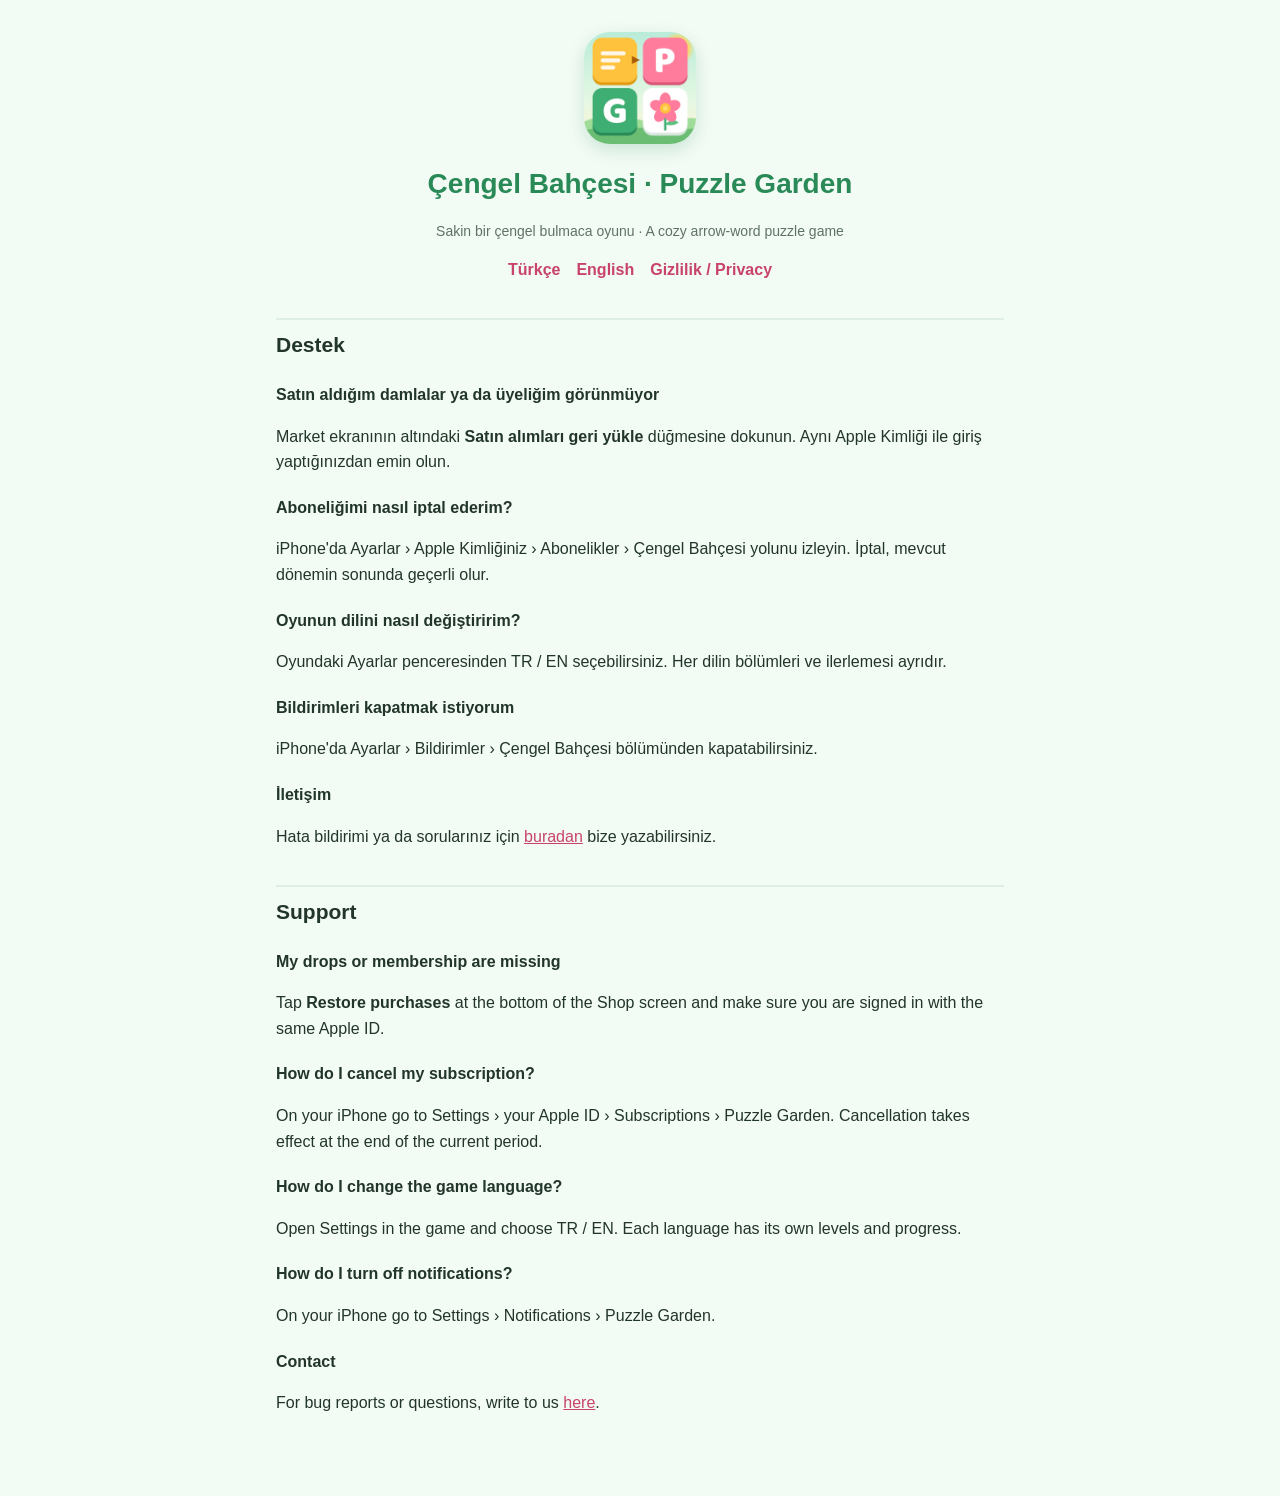
<file: cengelbahcesi/index.html>
<!doctype html>
<html lang="tr">
<head>
<meta charset="utf-8">
<meta name="viewport" content="width=device-width, initial-scale=1">
<title>Çengel Bahçesi · Puzzle Garden – Destek / Support</title>
<link rel="stylesheet" href="site.css">
</head>
<body>
<main>
<div class="hero">
  <img src="icon.png" alt="Çengel Bahçesi">
  <h1>Çengel Bahçesi · Puzzle Garden</h1>
  <p class="muted">Sakin bir çengel bulmaca oyunu · A cozy arrow-word puzzle game</p>
  <nav><a href="#tr">Türkçe</a><a href="#en">English</a><a href="privacy.html">Gizlilik / Privacy</a></nav>
</div>
<section id="tr" lang="tr">
<h2>Destek</h2>
<h3>Satın aldığım damlalar ya da üyeliğim görünmüyor</h3>
<p>Market ekranının altındaki <b>Satın alımları geri yükle</b> düğmesine dokunun. Aynı Apple Kimliği ile giriş yaptığınızdan emin olun.</p>
<h3>Aboneliğimi nasıl iptal ederim?</h3>
<p>iPhone'da Ayarlar › Apple Kimliğiniz › Abonelikler › Çengel Bahçesi yolunu izleyin. İptal, mevcut dönemin sonunda geçerli olur.</p>
<h3>Oyunun dilini nasıl değiştiririm?</h3>
<p>Oyundaki Ayarlar penceresinden TR / EN seçebilirsiniz. Her dilin bölümleri ve ilerlemesi ayrıdır.</p>
<h3>Bildirimleri kapatmak istiyorum</h3>
<p>iPhone'da Ayarlar › Bildirimler › Çengel Bahçesi bölümünden kapatabilirsiniz.</p>
<h3>İletişim</h3>
<p>Hata bildirimi ya da sorularınız için <a href="https://github.com/grkmcomert/grkmcomert.github.io/issues">buradan</a> bize yazabilirsiniz.</p>
</section>
<section id="en" lang="en">
<h2>Support</h2>
<h3>My drops or membership are missing</h3>
<p>Tap <b>Restore purchases</b> at the bottom of the Shop screen and make sure you are signed in with the same Apple ID.</p>
<h3>How do I cancel my subscription?</h3>
<p>On your iPhone go to Settings › your Apple ID › Subscriptions › Puzzle Garden. Cancellation takes effect at the end of the current period.</p>
<h3>How do I change the game language?</h3>
<p>Open Settings in the game and choose TR / EN. Each language has its own levels and progress.</p>
<h3>How do I turn off notifications?</h3>
<p>On your iPhone go to Settings › Notifications › Puzzle Garden.</p>
<h3>Contact</h3>
<p>For bug reports or questions, write to us <a href="https://github.com/grkmcomert/grkmcomert.github.io/issues">here</a>.</p>
</section>
</main>
</body>
</html>
</file>
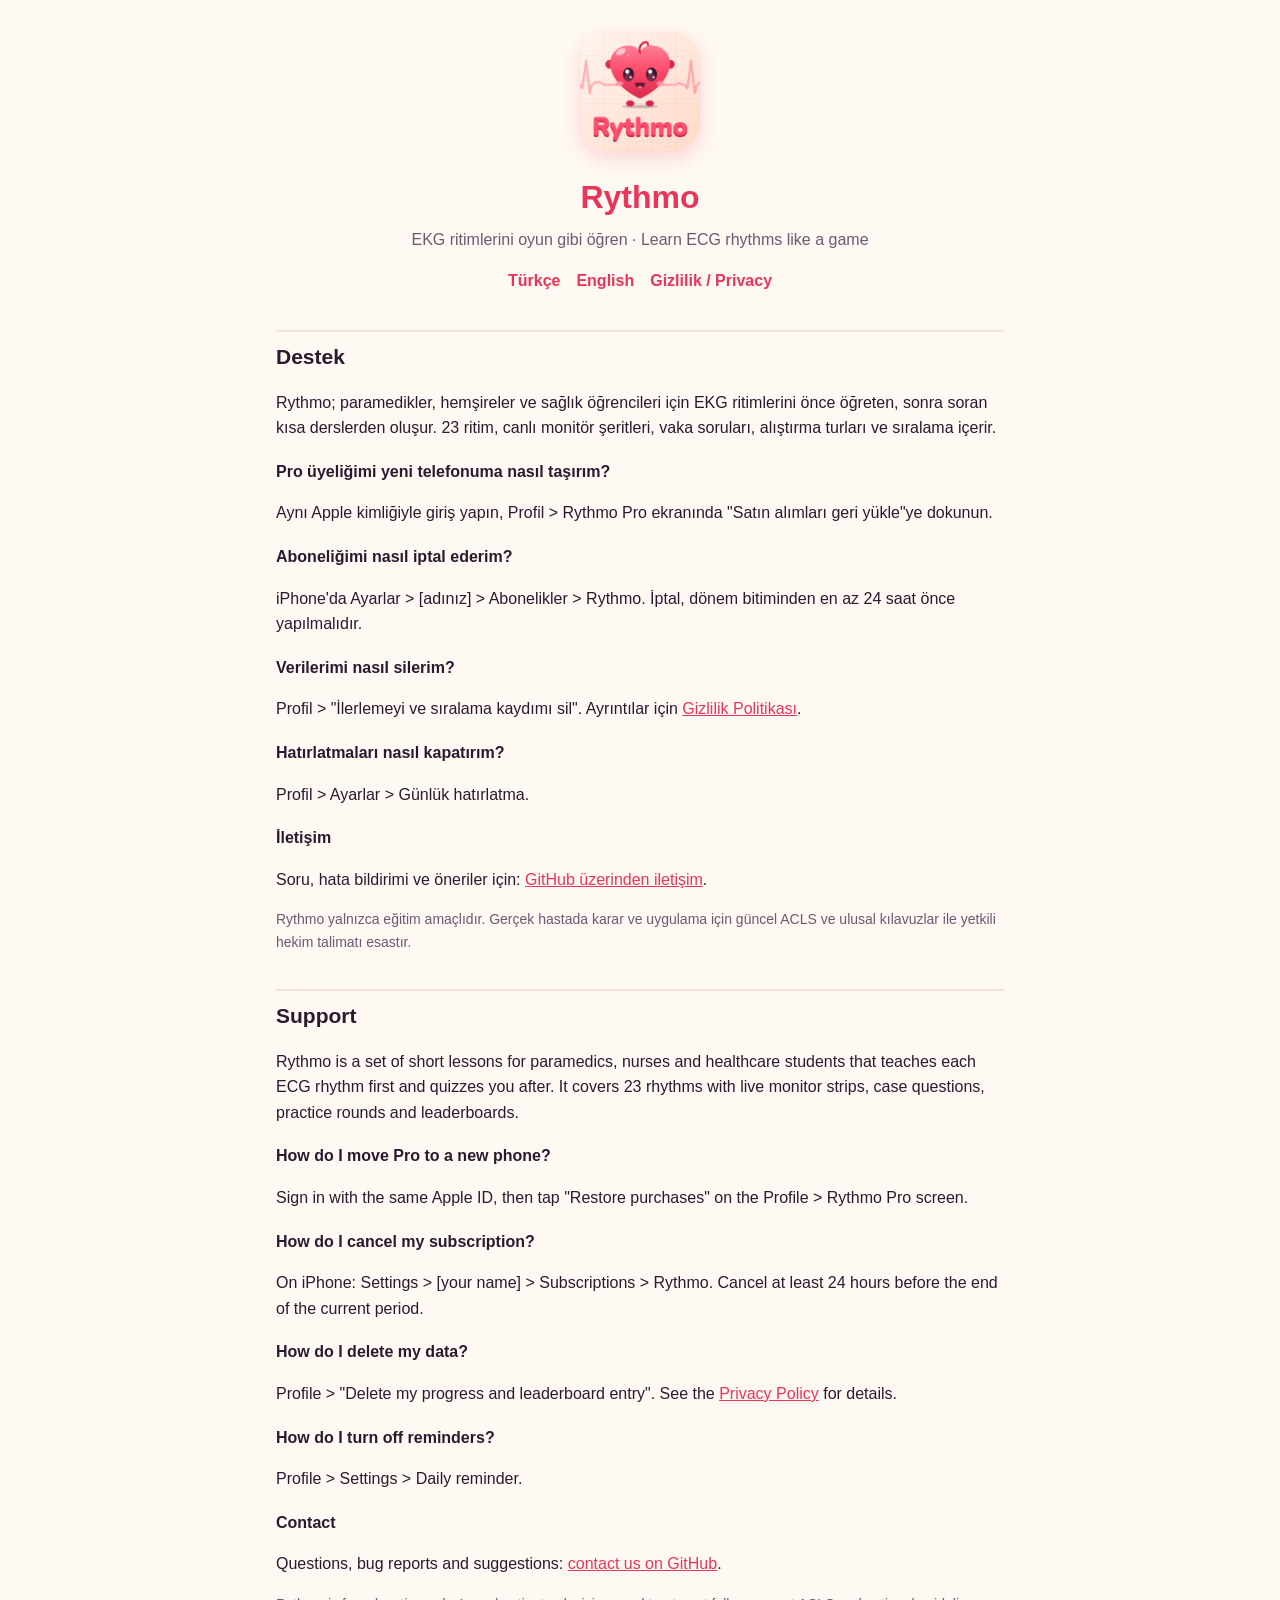
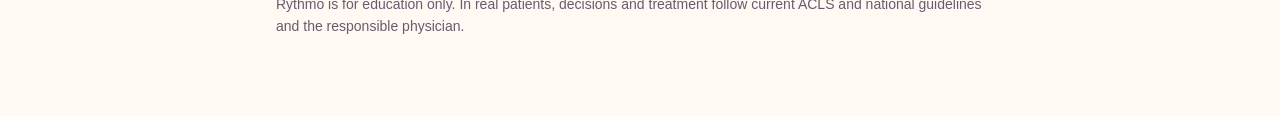
<file: rythmo/index.html>
<!doctype html>
<html lang="tr">
<head>
<meta charset="utf-8">
<meta name="viewport" content="width=device-width, initial-scale=1">
<title>Rythmo – Destek / Support</title>
<style>
  :root { --heart:#e8365a; --ink:#2a1a2e; --soft:#6b5a6e; --bg:#fff8f3; --line:#f1e2dc; }
  * { box-sizing:border-box; }
  body { margin:0; font-family:-apple-system,BlinkMacSystemFont,"Segoe UI",Roboto,Helvetica,Arial,sans-serif; color:var(--ink); background:var(--bg); line-height:1.6; }
  main { max-width:760px; margin:0 auto; padding:32px 16px 64px; }
  .hero { text-align:center; }
  .hero img { width:120px; height:120px; border-radius:28px; box-shadow:0 6px 18px rgba(232,54,90,.18); }
  h1 { font-size:32px; margin:12px 0 0; color:var(--heart); }
  .tag { color:var(--soft); margin:4px 0 0; }
  h2 { font-size:21px; margin:36px 0 8px; padding-top:8px; border-top:2px solid var(--line); }
  h3 { font-size:16px; margin:18px 0 2px; }
  nav { text-align:center; margin:16px 0 0; }
  nav a { margin:0 8px; color:var(--heart); font-weight:600; text-decoration:none; }
  a { color:var(--heart); }
  .muted { color:var(--soft); font-size:14px; }
</style>
</head>
<body>
<main>
<div class="hero">
  <img src="icon.png" alt="Rythmo">
  <h1>Rythmo</h1>
  <p class="tag">EKG ritimlerini oyun gibi öğren · Learn ECG rhythms like a game</p>
  <nav><a href="#tr">Türkçe</a><a href="#en">English</a><a href="privacy.html">Gizlilik / Privacy</a></nav>
</div>

<section id="tr" lang="tr">
<h2>Destek</h2>
<p>Rythmo; paramedikler, hemşireler ve sağlık öğrencileri için EKG ritimlerini önce öğreten, sonra soran kısa derslerden oluşur. 23 ritim, canlı monitör şeritleri, vaka soruları, alıştırma turları ve sıralama içerir.</p>
<h3>Pro üyeliğimi yeni telefonuma nasıl taşırım?</h3>
<p>Aynı Apple kimliğiyle giriş yapın, Profil &gt; Rythmo Pro ekranında "Satın alımları geri yükle"ye dokunun.</p>
<h3>Aboneliğimi nasıl iptal ederim?</h3>
<p>iPhone'da Ayarlar &gt; [adınız] &gt; Abonelikler &gt; Rythmo. İptal, dönem bitiminden en az 24 saat önce yapılmalıdır.</p>
<h3>Verilerimi nasıl silerim?</h3>
<p>Profil &gt; "İlerlemeyi ve sıralama kaydımı sil". Ayrıntılar için <a href="privacy.html#tr">Gizlilik Politikası</a>.</p>
<h3>Hatırlatmaları nasıl kapatırım?</h3>
<p>Profil &gt; Ayarlar &gt; Günlük hatırlatma.</p>
<h3>İletişim</h3>
<p>Soru, hata bildirimi ve öneriler için: <a href="https://github.com/grkmcomert/grkmcomert.github.io/issues">GitHub üzerinden iletişim</a>.</p>
<p class="muted">Rythmo yalnızca eğitim amaçlıdır. Gerçek hastada karar ve uygulama için güncel ACLS ve ulusal kılavuzlar ile yetkili hekim talimatı esastır.</p>
</section>

<section id="en" lang="en">
<h2>Support</h2>
<p>Rythmo is a set of short lessons for paramedics, nurses and healthcare students that teaches each ECG rhythm first and quizzes you after. It covers 23 rhythms with live monitor strips, case questions, practice rounds and leaderboards.</p>
<h3>How do I move Pro to a new phone?</h3>
<p>Sign in with the same Apple ID, then tap "Restore purchases" on the Profile &gt; Rythmo Pro screen.</p>
<h3>How do I cancel my subscription?</h3>
<p>On iPhone: Settings &gt; [your name] &gt; Subscriptions &gt; Rythmo. Cancel at least 24 hours before the end of the current period.</p>
<h3>How do I delete my data?</h3>
<p>Profile &gt; "Delete my progress and leaderboard entry". See the <a href="privacy.html#en">Privacy Policy</a> for details.</p>
<h3>How do I turn off reminders?</h3>
<p>Profile &gt; Settings &gt; Daily reminder.</p>
<h3>Contact</h3>
<p>Questions, bug reports and suggestions: <a href="https://github.com/grkmcomert/grkmcomert.github.io/issues">contact us on GitHub</a>.</p>
<p class="muted">Rythmo is for education only. In real patients, decisions and treatment follow current ACLS and national guidelines and the responsible physician.</p>
</section>
</main>
</body>
</html>
</file>
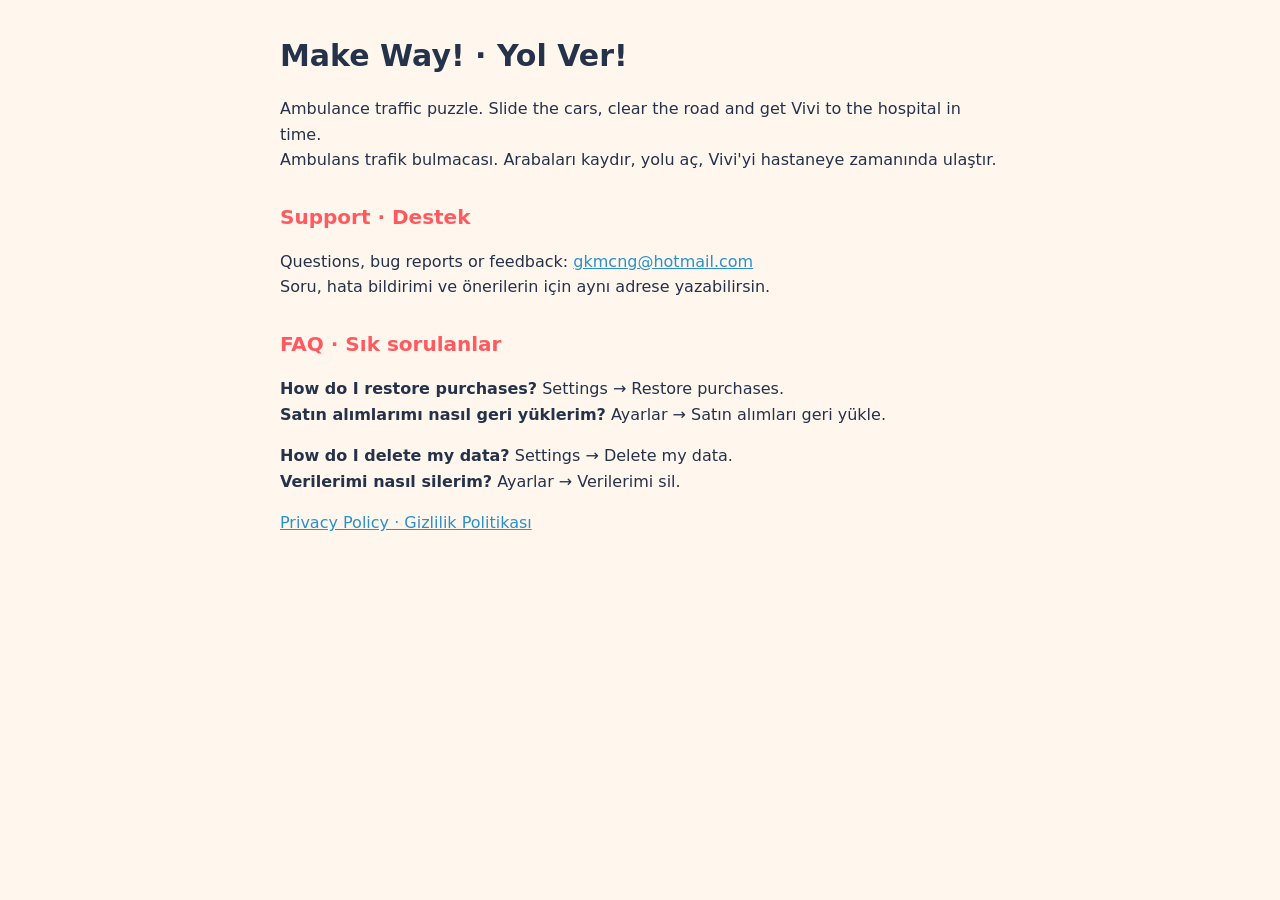
<file: yolver/index.html>
<!doctype html>
<html lang="en">
<head>
<meta charset="utf-8">
<meta name="viewport" content="width=device-width, initial-scale=1">
<title>Make Way! (Yol Ver!) · Support</title>
<style>
  body { margin:0; background:#FFF7EE; color:#24324A; font:16px/1.6 system-ui, -apple-system, "Segoe UI", sans-serif; }
  main { max-width:720px; margin:0 auto; padding:32px 20px 64px; }
  h1 { font-size:30px; margin:0 0 4px; } h2 { font-size:20px; margin:28px 0 6px; color:#FF5A5F; }
  a { color:#2B90CC; }
</style>
</head>
<body><main>
<h1>Make Way! · Yol Ver!</h1>
<p>Ambulance traffic puzzle. Slide the cars, clear the road and get Vivi to the hospital in time.<br>
Ambulans trafik bulmacası. Arabaları kaydır, yolu aç, Vivi'yi hastaneye zamanında ulaştır.</p>
<h2>Support · Destek</h2>
<p>Questions, bug reports or feedback: <a href="mailto:gkmcng@hotmail.com">gkmcng@hotmail.com</a><br>
Soru, hata bildirimi ve önerilerin için aynı adrese yazabilirsin.</p>
<h2>FAQ · Sık sorulanlar</h2>
<p><b>How do I restore purchases?</b> Settings → Restore purchases.<br>
<b>Satın alımlarımı nasıl geri yüklerim?</b> Ayarlar → Satın alımları geri yükle.</p>
<p><b>How do I delete my data?</b> Settings → Delete my data.<br>
<b>Verilerimi nasıl silerim?</b> Ayarlar → Verilerimi sil.</p>
<p><a href="privacy.html">Privacy Policy · Gizlilik Politikası</a></p>
</main></body></html>
</file>
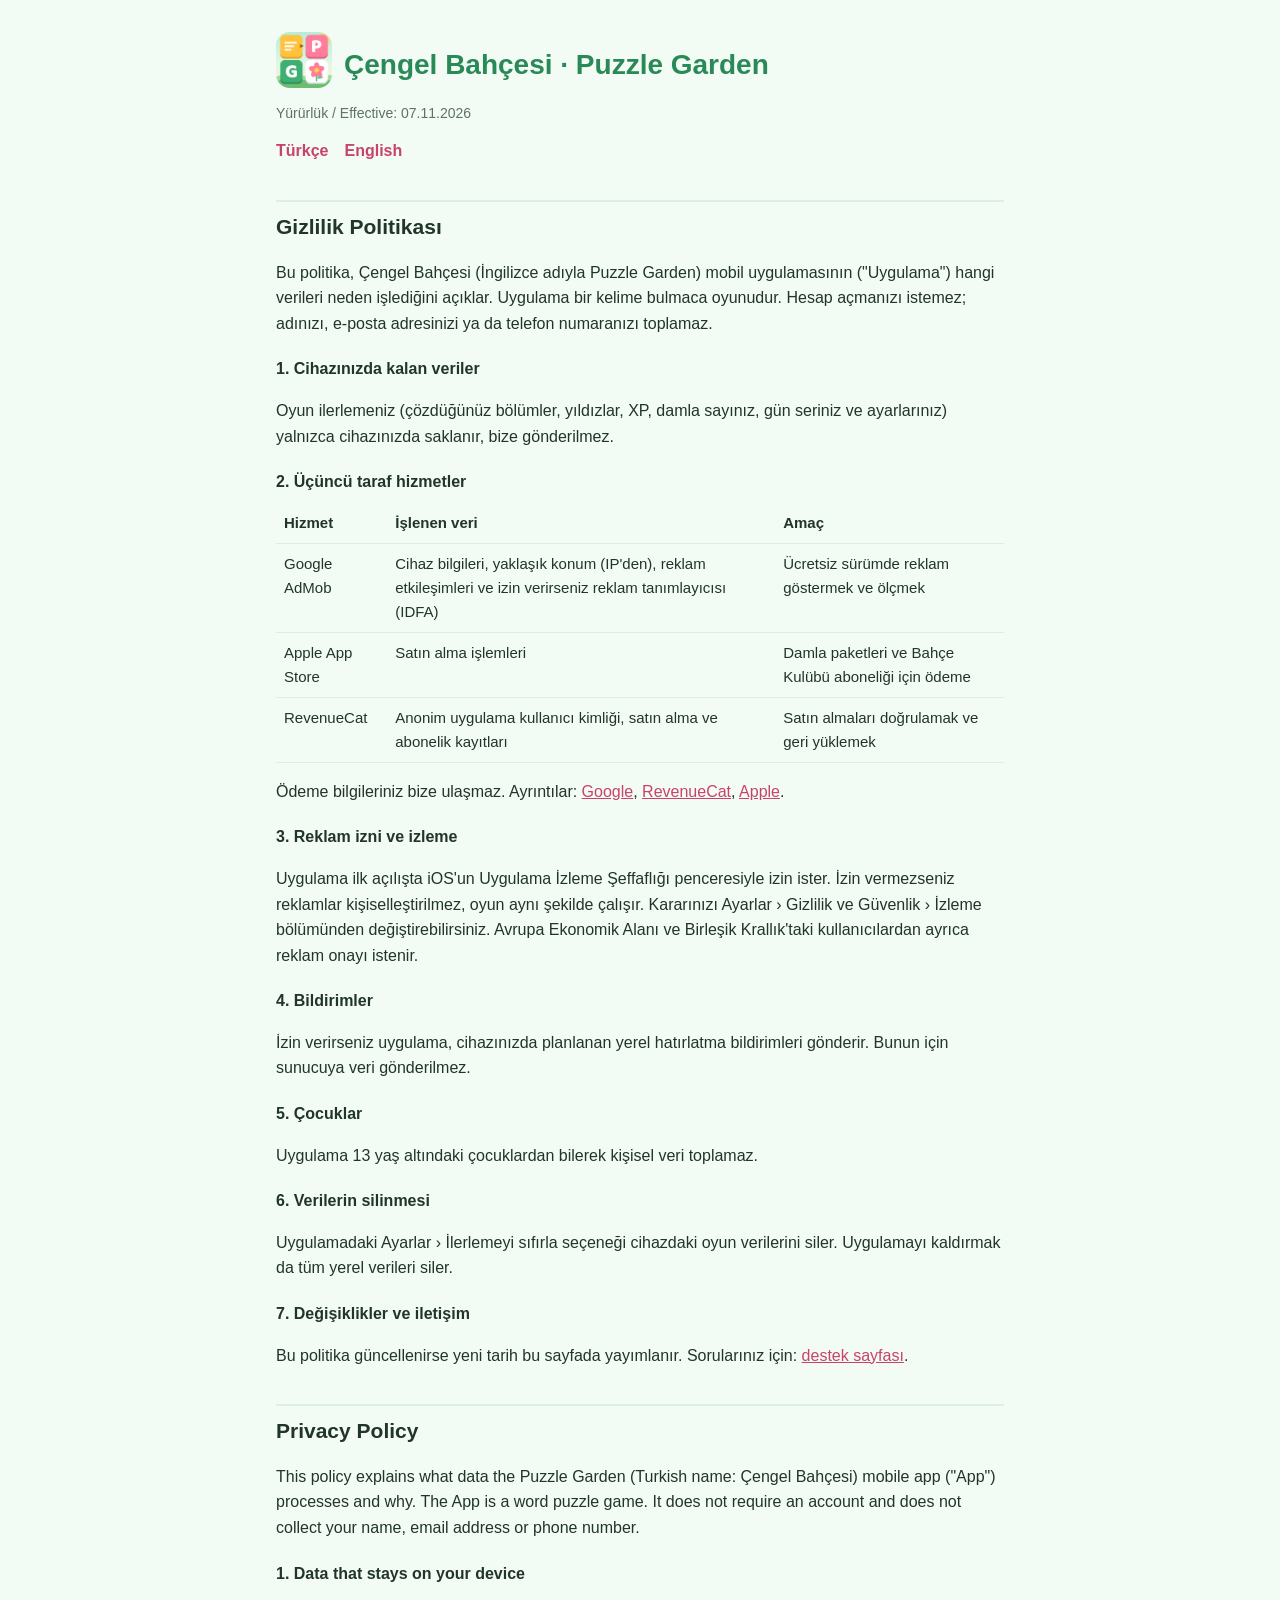
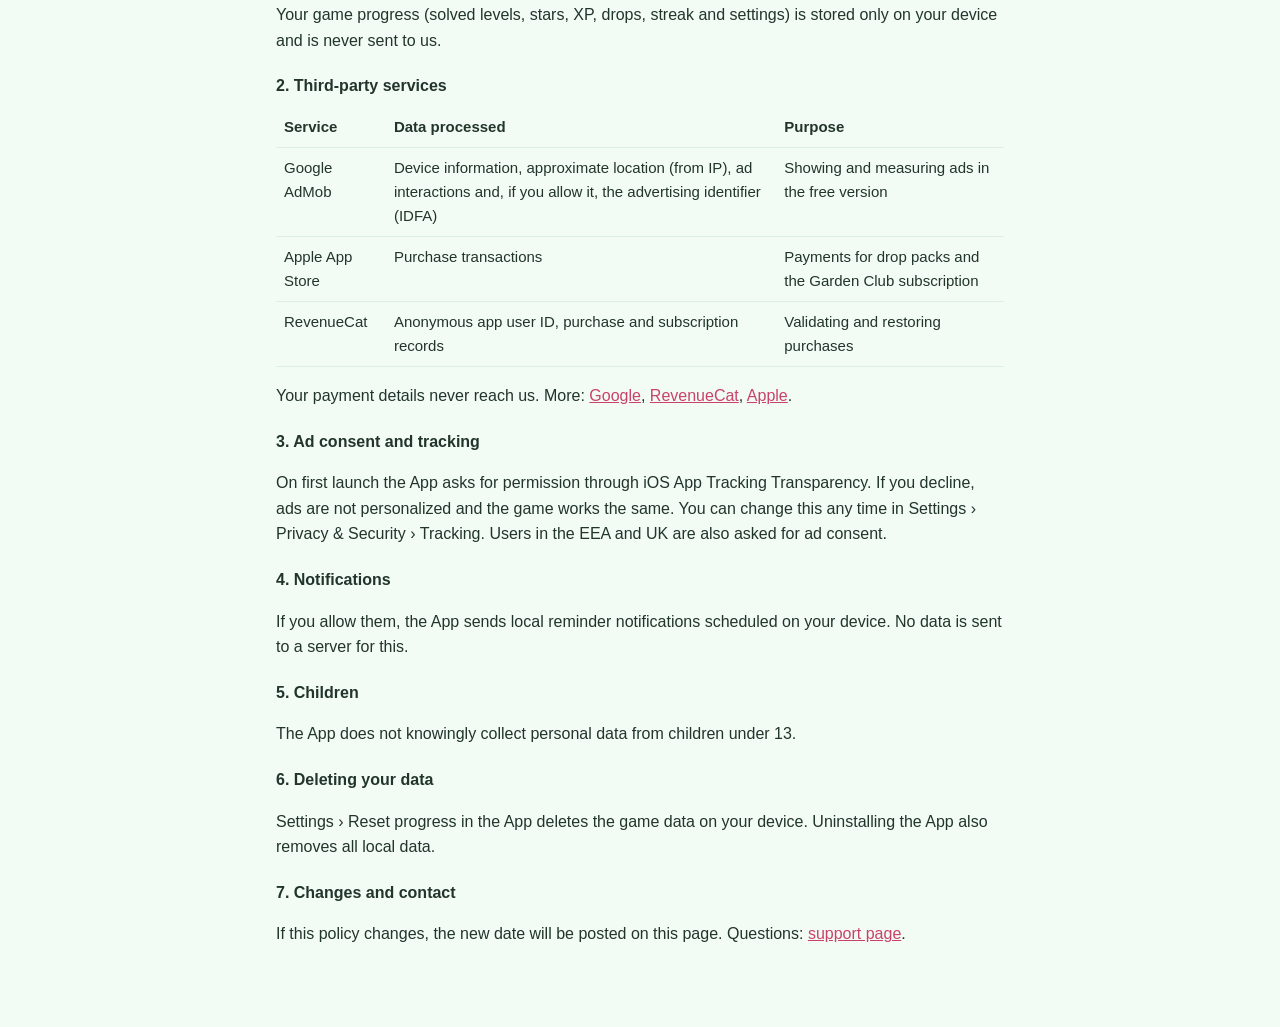
<file: cengelbahcesi/privacy.html>
<!doctype html>
<html lang="tr">
<head>
<meta charset="utf-8">
<meta name="viewport" content="width=device-width, initial-scale=1">
<title>Çengel Bahçesi / Puzzle Garden – Gizlilik Politikası / Privacy Policy</title>
<link rel="stylesheet" href="site.css">
</head>
<body>
<main>
<header><img src="icon.png" alt=""><h1>Çengel Bahçesi · Puzzle Garden</h1></header>
<p class="muted">Yürürlük / Effective: 07.11.2026</p>
<nav style="margin-left:-8px"><a href="#tr">Türkçe</a><a href="#en">English</a></nav>

<section id="tr" lang="tr">
<h2>Gizlilik Politikası</h2>
<p>Bu politika, Çengel Bahçesi (İngilizce adıyla Puzzle Garden) mobil uygulamasının ("Uygulama") hangi verileri neden işlediğini açıklar. Uygulama bir kelime bulmaca oyunudur. Hesap açmanızı istemez; adınızı, e-posta adresinizi ya da telefon numaranızı toplamaz.</p>
<h3>1. Cihazınızda kalan veriler</h3>
<p>Oyun ilerlemeniz (çözdüğünüz bölümler, yıldızlar, XP, damla sayınız, gün seriniz ve ayarlarınız) yalnızca cihazınızda saklanır, bize gönderilmez.</p>
<h3>2. Üçüncü taraf hizmetler</h3>
<table>
<tr><th>Hizmet</th><th>İşlenen veri</th><th>Amaç</th></tr>
<tr><td>Google AdMob</td><td>Cihaz bilgileri, yaklaşık konum (IP'den), reklam etkileşimleri ve izin verirseniz reklam tanımlayıcısı (IDFA)</td><td>Ücretsiz sürümde reklam göstermek ve ölçmek</td></tr>
<tr><td>Apple App Store</td><td>Satın alma işlemleri</td><td>Damla paketleri ve Bahçe Kulübü aboneliği için ödeme</td></tr>
<tr><td>RevenueCat</td><td>Anonim uygulama kullanıcı kimliği, satın alma ve abonelik kayıtları</td><td>Satın almaları doğrulamak ve geri yüklemek</td></tr>
</table>
<p>Ödeme bilgileriniz bize ulaşmaz. Ayrıntılar: <a href="https://policies.google.com/privacy">Google</a>, <a href="https://www.revenuecat.com/privacy">RevenueCat</a>, <a href="https://www.apple.com/legal/privacy/">Apple</a>.</p>
<h3>3. Reklam izni ve izleme</h3>
<p>Uygulama ilk açılışta iOS'un Uygulama İzleme Şeffaflığı penceresiyle izin ister. İzin vermezseniz reklamlar kişiselleştirilmez, oyun aynı şekilde çalışır. Kararınızı Ayarlar › Gizlilik ve Güvenlik › İzleme bölümünden değiştirebilirsiniz. Avrupa Ekonomik Alanı ve Birleşik Krallık'taki kullanıcılardan ayrıca reklam onayı istenir.</p>
<h3>4. Bildirimler</h3>
<p>İzin verirseniz uygulama, cihazınızda planlanan yerel hatırlatma bildirimleri gönderir. Bunun için sunucuya veri gönderilmez.</p>
<h3>5. Çocuklar</h3>
<p>Uygulama 13 yaş altındaki çocuklardan bilerek kişisel veri toplamaz.</p>
<h3>6. Verilerin silinmesi</h3>
<p>Uygulamadaki Ayarlar › İlerlemeyi sıfırla seçeneği cihazdaki oyun verilerini siler. Uygulamayı kaldırmak da tüm yerel verileri siler.</p>
<h3>7. Değişiklikler ve iletişim</h3>
<p>Bu politika güncellenirse yeni tarih bu sayfada yayımlanır. Sorularınız için: <a href="index.html#tr">destek sayfası</a>.</p>
</section>

<section id="en" lang="en">
<h2>Privacy Policy</h2>
<p>This policy explains what data the Puzzle Garden (Turkish name: Çengel Bahçesi) mobile app ("App") processes and why. The App is a word puzzle game. It does not require an account and does not collect your name, email address or phone number.</p>
<h3>1. Data that stays on your device</h3>
<p>Your game progress (solved levels, stars, XP, drops, streak and settings) is stored only on your device and is never sent to us.</p>
<h3>2. Third-party services</h3>
<table>
<tr><th>Service</th><th>Data processed</th><th>Purpose</th></tr>
<tr><td>Google AdMob</td><td>Device information, approximate location (from IP), ad interactions and, if you allow it, the advertising identifier (IDFA)</td><td>Showing and measuring ads in the free version</td></tr>
<tr><td>Apple App Store</td><td>Purchase transactions</td><td>Payments for drop packs and the Garden Club subscription</td></tr>
<tr><td>RevenueCat</td><td>Anonymous app user ID, purchase and subscription records</td><td>Validating and restoring purchases</td></tr>
</table>
<p>Your payment details never reach us. More: <a href="https://policies.google.com/privacy">Google</a>, <a href="https://www.revenuecat.com/privacy">RevenueCat</a>, <a href="https://www.apple.com/legal/privacy/">Apple</a>.</p>
<h3>3. Ad consent and tracking</h3>
<p>On first launch the App asks for permission through iOS App Tracking Transparency. If you decline, ads are not personalized and the game works the same. You can change this any time in Settings › Privacy &amp; Security › Tracking. Users in the EEA and UK are also asked for ad consent.</p>
<h3>4. Notifications</h3>
<p>If you allow them, the App sends local reminder notifications scheduled on your device. No data is sent to a server for this.</p>
<h3>5. Children</h3>
<p>The App does not knowingly collect personal data from children under 13.</p>
<h3>6. Deleting your data</h3>
<p>Settings › Reset progress in the App deletes the game data on your device. Uninstalling the App also removes all local data.</p>
<h3>7. Changes and contact</h3>
<p>If this policy changes, the new date will be posted on this page. Questions: <a href="index.html#en">support page</a>.</p>
</section>
</main>
</body>
</html>
</file>
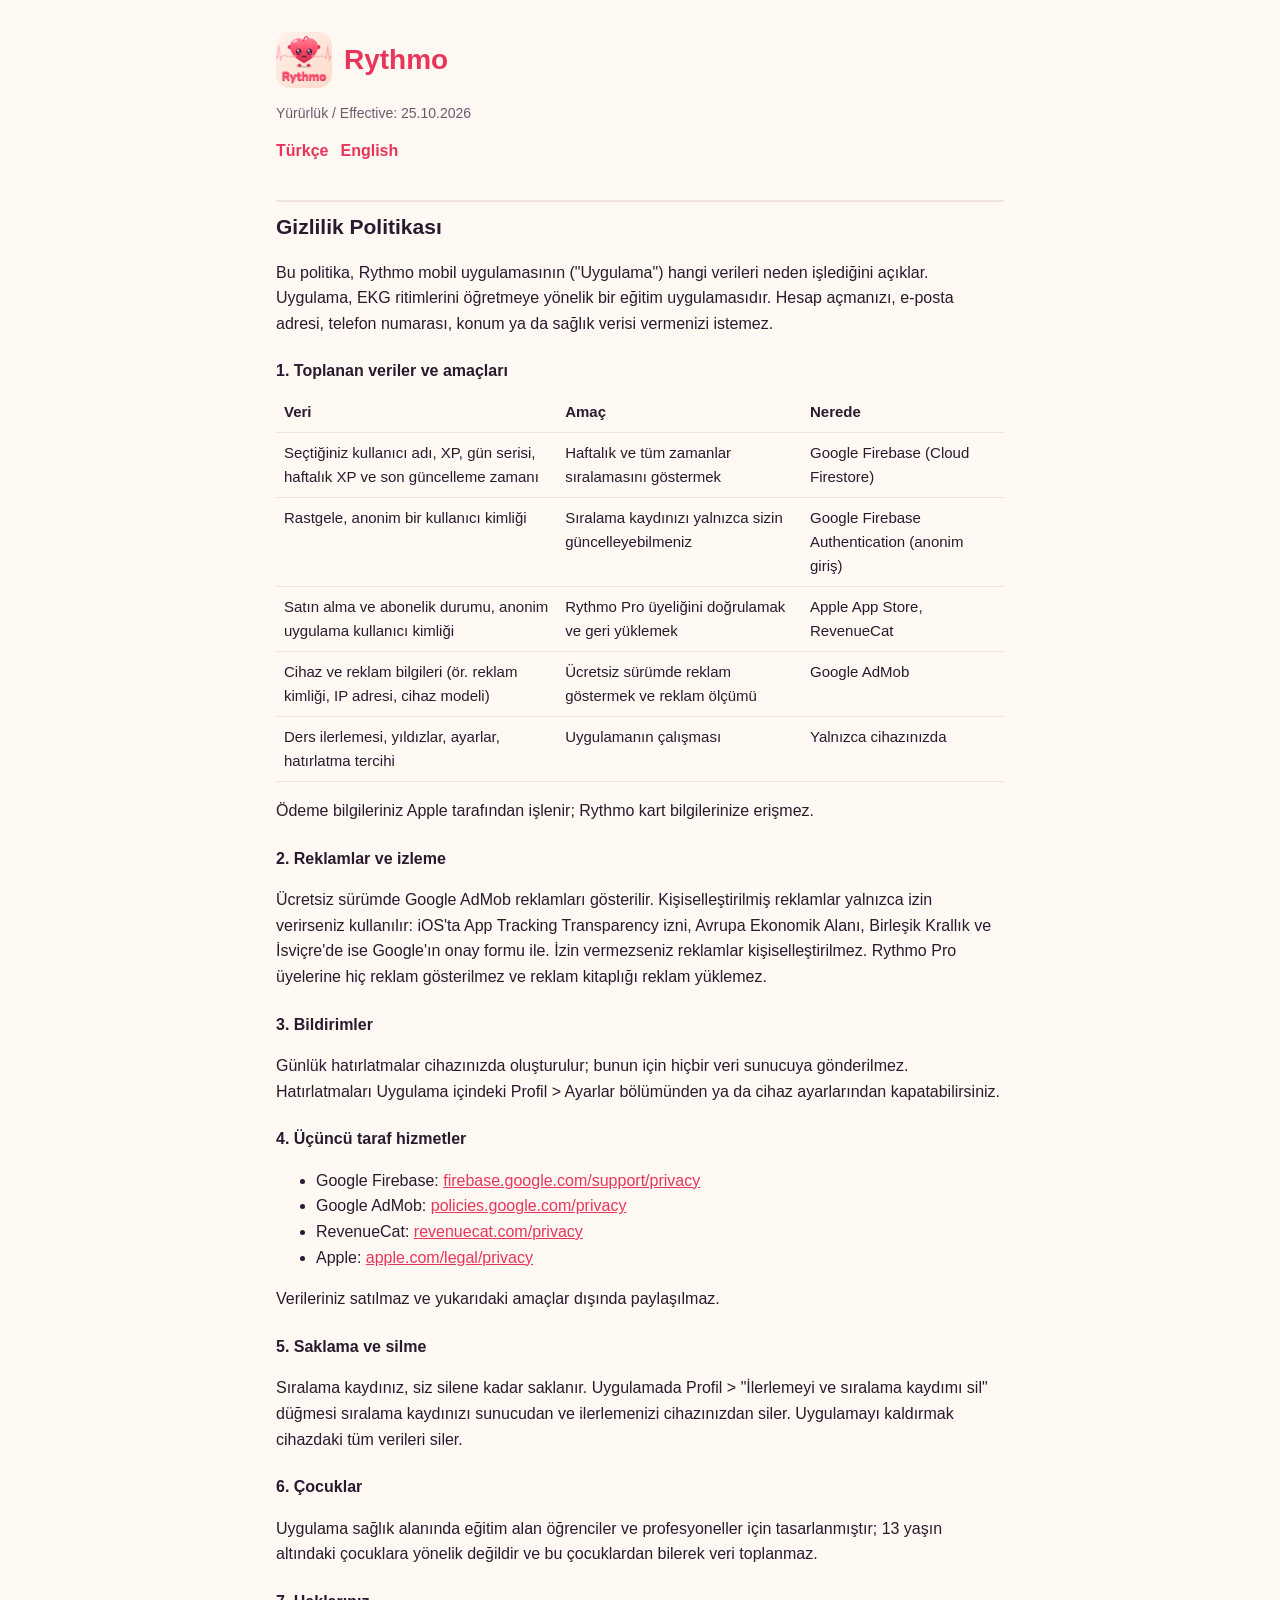
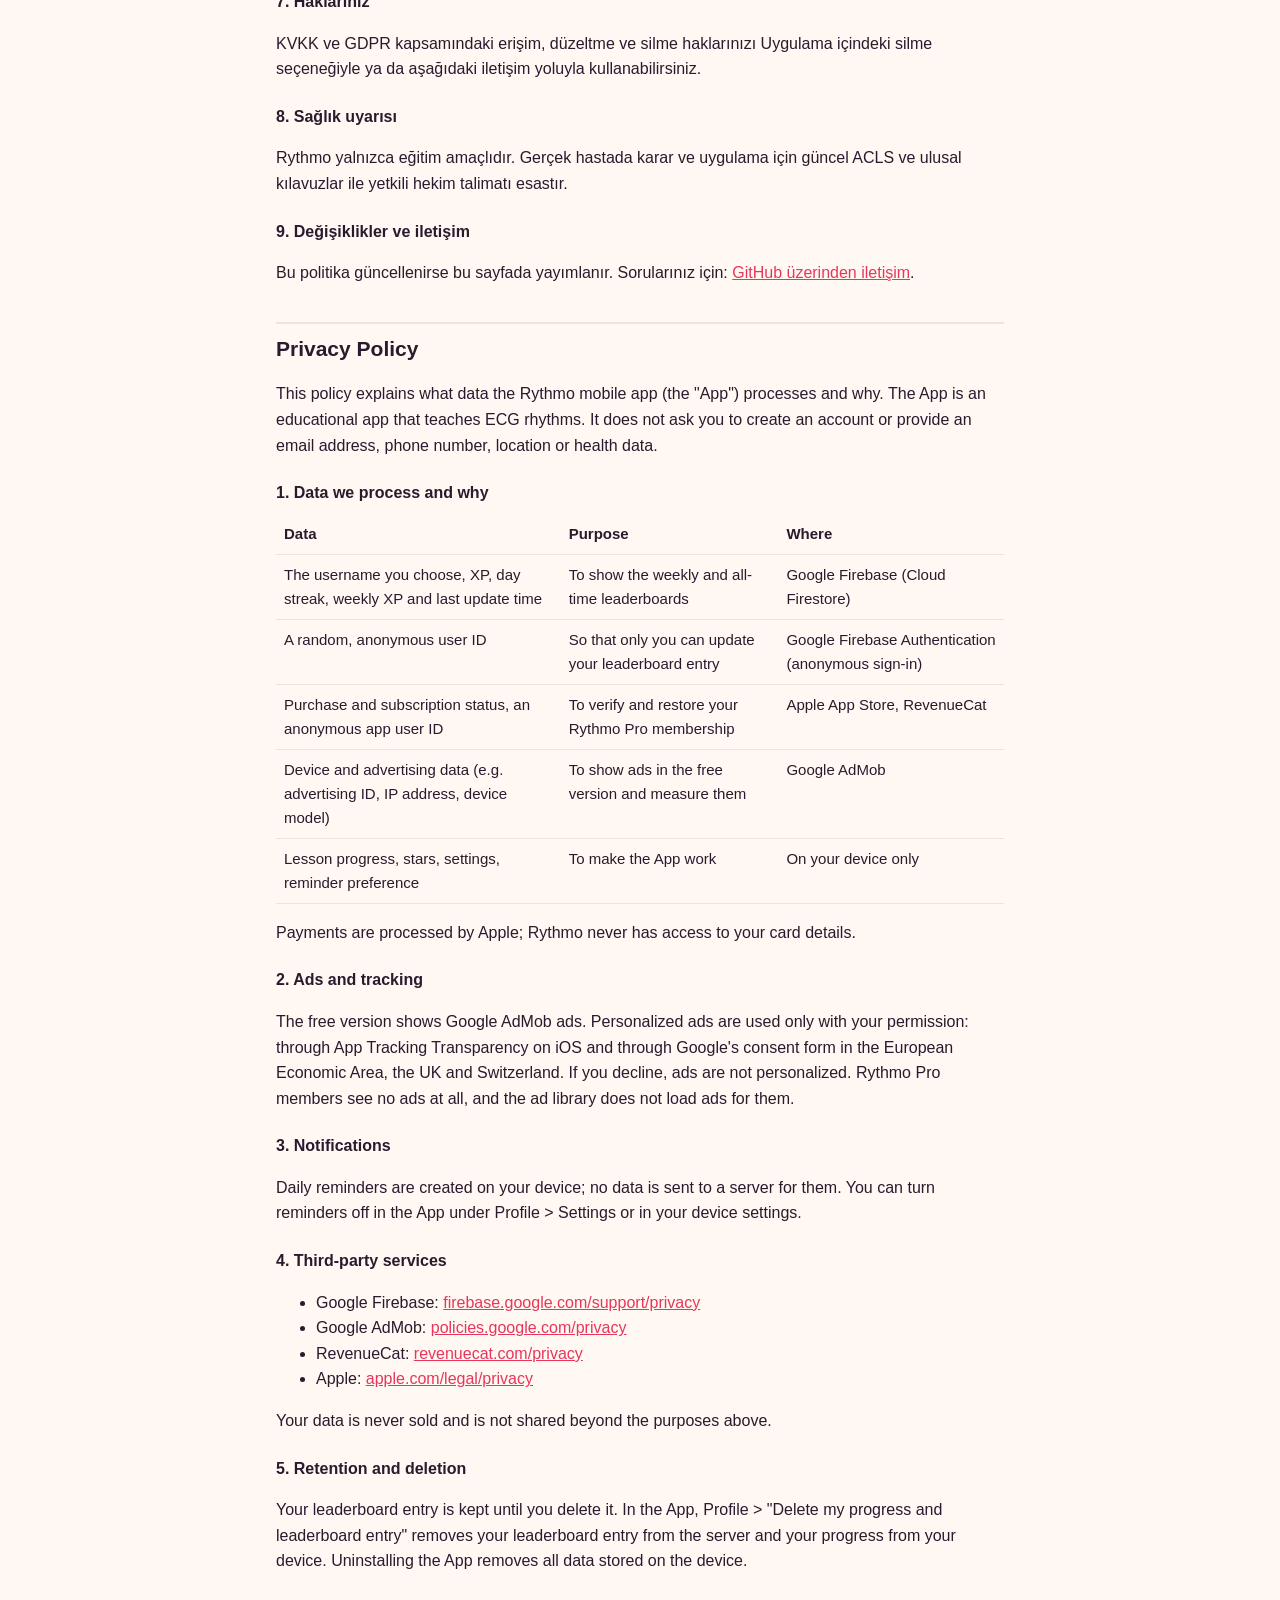
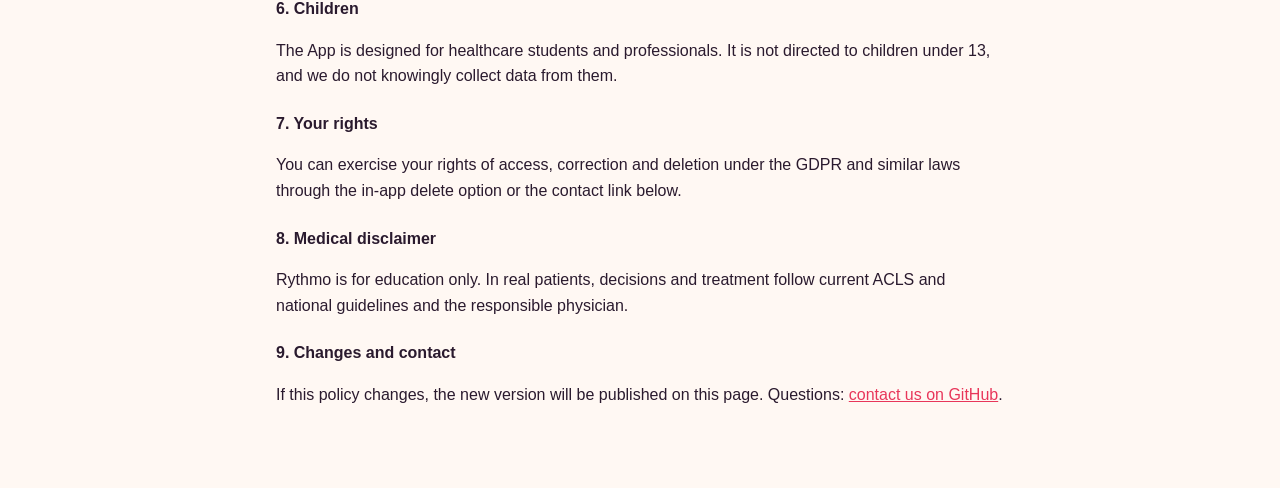
<file: rythmo/privacy.html>
<!doctype html>
<html lang="tr">
<head>
<meta charset="utf-8">
<meta name="viewport" content="width=device-width, initial-scale=1">
<title>Rythmo – Gizlilik Politikası / Privacy Policy</title>
<style>
  :root { --heart:#e8365a; --ink:#2a1a2e; --soft:#6b5a6e; --bg:#fff8f3; --card:#ffffff; --line:#f1e2dc; }
  * { box-sizing:border-box; }
  body { margin:0; font-family:-apple-system,BlinkMacSystemFont,"Segoe UI",Roboto,Helvetica,Arial,sans-serif; color:var(--ink); background:var(--bg); line-height:1.6; }
  main { max-width:760px; margin:0 auto; padding:32px 16px 64px; }
  header { display:flex; align-items:center; gap:12px; margin-bottom:8px; }
  header img { width:56px; height:56px; border-radius:14px; }
  h1 { font-size:28px; margin:0; color:var(--heart); }
  h2 { font-size:21px; margin:36px 0 8px; padding-top:8px; border-top:2px solid var(--line); }
  h3 { font-size:16px; margin:22px 0 4px; }
  p, li { color:var(--ink); }
  .muted { color:var(--soft); font-size:14px; }
  nav a { display:inline-block; margin-right:12px; color:var(--heart); font-weight:600; text-decoration:none; }
  table { width:100%; border-collapse:collapse; margin:8px 0; font-size:15px; }
  th, td { text-align:left; padding:8px; border-bottom:1px solid var(--line); vertical-align:top; }
  a { color:var(--heart); }
</style>
</head>
<body>
<main>
<header><img src="icon.png" alt=""><h1>Rythmo</h1></header>
<p class="muted">Yürürlük / Effective: 25.10.2026</p>
<nav><a href="#tr">Türkçe</a><a href="#en">English</a></nav>

<section id="tr" lang="tr">
<h2>Gizlilik Politikası</h2>
<p>Bu politika, Rythmo mobil uygulamasının ("Uygulama") hangi verileri neden işlediğini açıklar. Uygulama, EKG ritimlerini öğretmeye yönelik bir eğitim uygulamasıdır. Hesap açmanızı, e-posta adresi, telefon numarası, konum ya da sağlık verisi vermenizi istemez.</p>

<h3>1. Toplanan veriler ve amaçları</h3>
<table>
<tr><th>Veri</th><th>Amaç</th><th>Nerede</th></tr>
<tr><td>Seçtiğiniz kullanıcı adı, XP, gün serisi, haftalık XP ve son güncelleme zamanı</td><td>Haftalık ve tüm zamanlar sıralamasını göstermek</td><td>Google Firebase (Cloud Firestore)</td></tr>
<tr><td>Rastgele, anonim bir kullanıcı kimliği</td><td>Sıralama kaydınızı yalnızca sizin güncelleyebilmeniz</td><td>Google Firebase Authentication (anonim giriş)</td></tr>
<tr><td>Satın alma ve abonelik durumu, anonim uygulama kullanıcı kimliği</td><td>Rythmo Pro üyeliğini doğrulamak ve geri yüklemek</td><td>Apple App Store, RevenueCat</td></tr>
<tr><td>Cihaz ve reklam bilgileri (ör. reklam kimliği, IP adresi, cihaz modeli)</td><td>Ücretsiz sürümde reklam göstermek ve reklam ölçümü</td><td>Google AdMob</td></tr>
<tr><td>Ders ilerlemesi, yıldızlar, ayarlar, hatırlatma tercihi</td><td>Uygulamanın çalışması</td><td>Yalnızca cihazınızda</td></tr>
</table>
<p>Ödeme bilgileriniz Apple tarafından işlenir; Rythmo kart bilgilerinize erişmez.</p>

<h3>2. Reklamlar ve izleme</h3>
<p>Ücretsiz sürümde Google AdMob reklamları gösterilir. Kişiselleştirilmiş reklamlar yalnızca izin verirseniz kullanılır: iOS'ta App Tracking Transparency izni, Avrupa Ekonomik Alanı, Birleşik Krallık ve İsviçre'de ise Google'ın onay formu ile. İzin vermezseniz reklamlar kişiselleştirilmez. Rythmo Pro üyelerine hiç reklam gösterilmez ve reklam kitaplığı reklam yüklemez.</p>

<h3>3. Bildirimler</h3>
<p>Günlük hatırlatmalar cihazınızda oluşturulur; bunun için hiçbir veri sunucuya gönderilmez. Hatırlatmaları Uygulama içindeki Profil &gt; Ayarlar bölümünden ya da cihaz ayarlarından kapatabilirsiniz.</p>

<h3>4. Üçüncü taraf hizmetler</h3>
<ul>
<li>Google Firebase: <a href="https://firebase.google.com/support/privacy">firebase.google.com/support/privacy</a></li>
<li>Google AdMob: <a href="https://policies.google.com/privacy">policies.google.com/privacy</a></li>
<li>RevenueCat: <a href="https://www.revenuecat.com/privacy">revenuecat.com/privacy</a></li>
<li>Apple: <a href="https://www.apple.com/legal/privacy/">apple.com/legal/privacy</a></li>
</ul>
<p>Verileriniz satılmaz ve yukarıdaki amaçlar dışında paylaşılmaz.</p>

<h3>5. Saklama ve silme</h3>
<p>Sıralama kaydınız, siz silene kadar saklanır. Uygulamada Profil &gt; "İlerlemeyi ve sıralama kaydımı sil" düğmesi sıralama kaydınızı sunucudan ve ilerlemenizi cihazınızdan siler. Uygulamayı kaldırmak cihazdaki tüm verileri siler.</p>

<h3>6. Çocuklar</h3>
<p>Uygulama sağlık alanında eğitim alan öğrenciler ve profesyoneller için tasarlanmıştır; 13 yaşın altındaki çocuklara yönelik değildir ve bu çocuklardan bilerek veri toplanmaz.</p>

<h3>7. Haklarınız</h3>
<p>KVKK ve GDPR kapsamındaki erişim, düzeltme ve silme haklarınızı Uygulama içindeki silme seçeneğiyle ya da aşağıdaki iletişim yoluyla kullanabilirsiniz.</p>

<h3>8. Sağlık uyarısı</h3>
<p>Rythmo yalnızca eğitim amaçlıdır. Gerçek hastada karar ve uygulama için güncel ACLS ve ulusal kılavuzlar ile yetkili hekim talimatı esastır.</p>

<h3>9. Değişiklikler ve iletişim</h3>
<p>Bu politika güncellenirse bu sayfada yayımlanır. Sorularınız için: <a href="https://github.com/grkmcomert/grkmcomert.github.io/issues">GitHub üzerinden iletişim</a>.</p>
</section>

<section id="en" lang="en">
<h2>Privacy Policy</h2>
<p>This policy explains what data the Rythmo mobile app (the "App") processes and why. The App is an educational app that teaches ECG rhythms. It does not ask you to create an account or provide an email address, phone number, location or health data.</p>

<h3>1. Data we process and why</h3>
<table>
<tr><th>Data</th><th>Purpose</th><th>Where</th></tr>
<tr><td>The username you choose, XP, day streak, weekly XP and last update time</td><td>To show the weekly and all-time leaderboards</td><td>Google Firebase (Cloud Firestore)</td></tr>
<tr><td>A random, anonymous user ID</td><td>So that only you can update your leaderboard entry</td><td>Google Firebase Authentication (anonymous sign-in)</td></tr>
<tr><td>Purchase and subscription status, an anonymous app user ID</td><td>To verify and restore your Rythmo Pro membership</td><td>Apple App Store, RevenueCat</td></tr>
<tr><td>Device and advertising data (e.g. advertising ID, IP address, device model)</td><td>To show ads in the free version and measure them</td><td>Google AdMob</td></tr>
<tr><td>Lesson progress, stars, settings, reminder preference</td><td>To make the App work</td><td>On your device only</td></tr>
</table>
<p>Payments are processed by Apple; Rythmo never has access to your card details.</p>

<h3>2. Ads and tracking</h3>
<p>The free version shows Google AdMob ads. Personalized ads are used only with your permission: through App Tracking Transparency on iOS and through Google's consent form in the European Economic Area, the UK and Switzerland. If you decline, ads are not personalized. Rythmo Pro members see no ads at all, and the ad library does not load ads for them.</p>

<h3>3. Notifications</h3>
<p>Daily reminders are created on your device; no data is sent to a server for them. You can turn reminders off in the App under Profile &gt; Settings or in your device settings.</p>

<h3>4. Third-party services</h3>
<ul>
<li>Google Firebase: <a href="https://firebase.google.com/support/privacy">firebase.google.com/support/privacy</a></li>
<li>Google AdMob: <a href="https://policies.google.com/privacy">policies.google.com/privacy</a></li>
<li>RevenueCat: <a href="https://www.revenuecat.com/privacy">revenuecat.com/privacy</a></li>
<li>Apple: <a href="https://www.apple.com/legal/privacy/">apple.com/legal/privacy</a></li>
</ul>
<p>Your data is never sold and is not shared beyond the purposes above.</p>

<h3>5. Retention and deletion</h3>
<p>Your leaderboard entry is kept until you delete it. In the App, Profile &gt; "Delete my progress and leaderboard entry" removes your leaderboard entry from the server and your progress from your device. Uninstalling the App removes all data stored on the device.</p>

<h3>6. Children</h3>
<p>The App is designed for healthcare students and professionals. It is not directed to children under 13, and we do not knowingly collect data from them.</p>

<h3>7. Your rights</h3>
<p>You can exercise your rights of access, correction and deletion under the GDPR and similar laws through the in-app delete option or the contact link below.</p>

<h3>8. Medical disclaimer</h3>
<p>Rythmo is for education only. In real patients, decisions and treatment follow current ACLS and national guidelines and the responsible physician.</p>

<h3>9. Changes and contact</h3>
<p>If this policy changes, the new version will be published on this page. Questions: <a href="https://github.com/grkmcomert/grkmcomert.github.io/issues">contact us on GitHub</a>.</p>
</section>
</main>
</body>
</html>
</file>
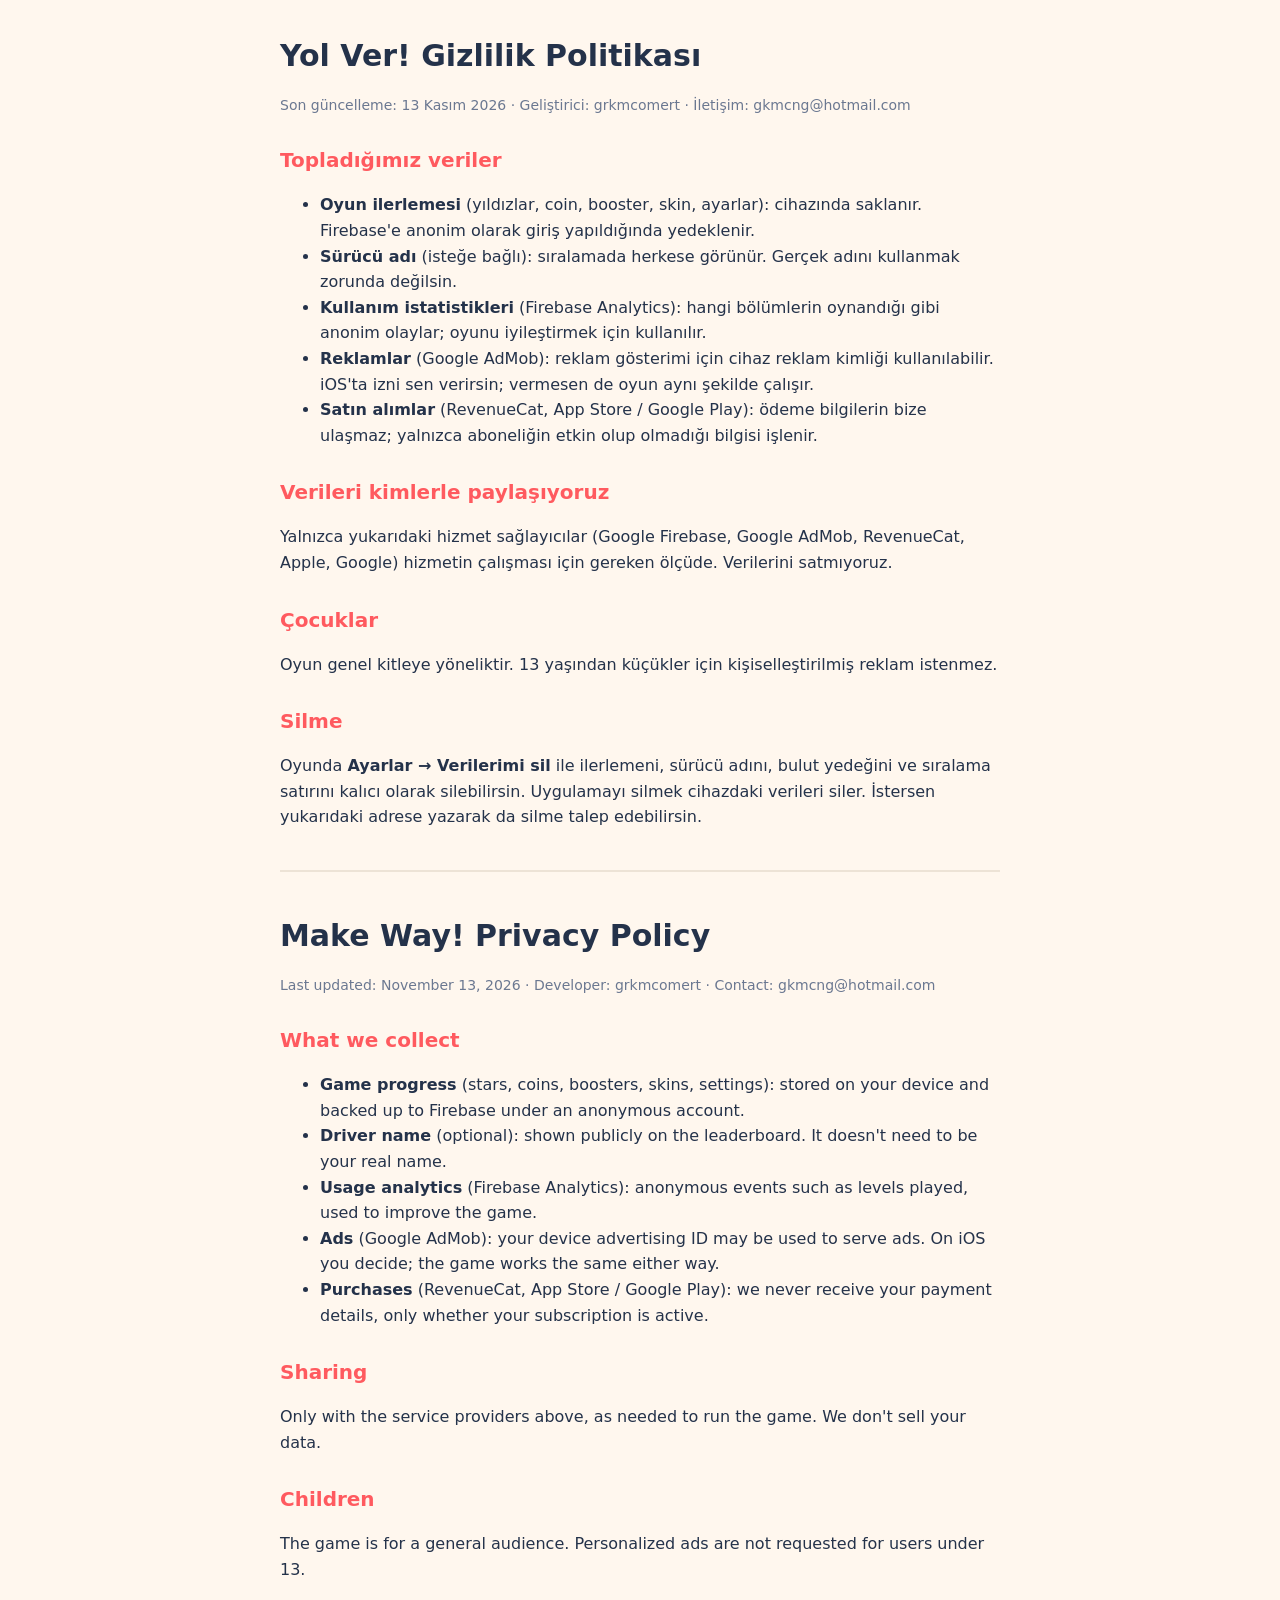
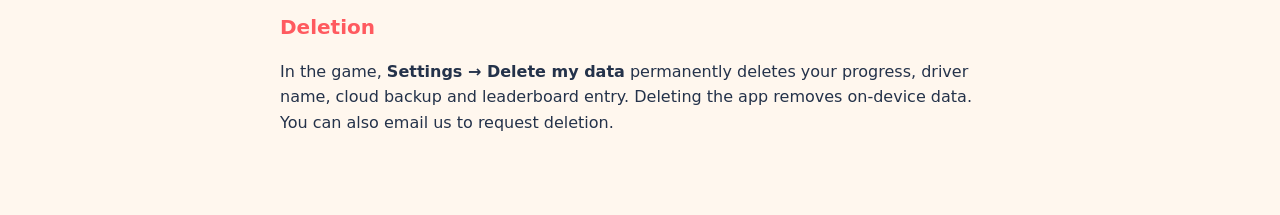
<file: yolver/privacy.html>
<!doctype html>
<html lang="tr">
<head>
<meta charset="utf-8">
<meta name="viewport" content="width=device-width, initial-scale=1">
<title>Yol Ver! · Gizlilik</title>
<style>
  :root { --ink:#24324A; --soft:#6B7891; --bg:#FFF7EE; --coral:#FF5A5F; }
  body { margin:0; background:var(--bg); color:var(--ink); font:16px/1.6 system-ui, -apple-system, "Segoe UI", sans-serif; }
  main { max-width:720px; margin:0 auto; padding:32px 20px 64px; }
  h1 { font-size:30px; margin:0 0 4px; }
  h2 { font-size:20px; margin:28px 0 6px; color:var(--coral); }
  p, li { color:var(--ink); }
  .muted { color:var(--soft); font-size:14px; }
  hr { border:0; border-top:2px solid #EDE3D6; margin:40px 0; }
</style>
</head>
<body>
<main>
  <h1>Yol Ver! Gizlilik Politikası</h1>
  <p class="muted">Son güncelleme: 13 Kasım 2026 · Geliştirici: grkmcomert · İletişim: gkmcng@hotmail.com</p>

  <h2>Topladığımız veriler</h2>
  <ul>
    <li><b>Oyun ilerlemesi</b> (yıldızlar, coin, booster, skin, ayarlar): cihazında saklanır. Firebase'e anonim olarak giriş yapıldığında yedeklenir.</li>
    <li><b>Sürücü adı</b> (isteğe bağlı): sıralamada herkese görünür. Gerçek adını kullanmak zorunda değilsin.</li>
    <li><b>Kullanım istatistikleri</b> (Firebase Analytics): hangi bölümlerin oynandığı gibi anonim olaylar; oyunu iyileştirmek için kullanılır.</li>
    <li><b>Reklamlar</b> (Google AdMob): reklam gösterimi için cihaz reklam kimliği kullanılabilir. iOS'ta izni sen verirsin; vermesen de oyun aynı şekilde çalışır.</li>
    <li><b>Satın alımlar</b> (RevenueCat, App Store / Google Play): ödeme bilgilerin bize ulaşmaz; yalnızca aboneliğin etkin olup olmadığı bilgisi işlenir.</li>
  </ul>

  <h2>Verileri kimlerle paylaşıyoruz</h2>
  <p>Yalnızca yukarıdaki hizmet sağlayıcılar (Google Firebase, Google AdMob, RevenueCat, Apple, Google) hizmetin çalışması için gereken ölçüde. Verilerini satmıyoruz.</p>

  <h2>Çocuklar</h2>
  <p>Oyun genel kitleye yöneliktir. 13 yaşından küçükler için kişiselleştirilmiş reklam istenmez.</p>

  <h2>Silme</h2>
  <p>Oyunda <b>Ayarlar → Verilerimi sil</b> ile ilerlemeni, sürücü adını, bulut yedeğini ve sıralama satırını kalıcı olarak silebilirsin. Uygulamayı silmek cihazdaki verileri siler. İstersen yukarıdaki adrese yazarak da silme talep edebilirsin.</p>

  <hr>

  <h1>Make Way! Privacy Policy</h1>
  <p class="muted">Last updated: November 13, 2026 · Developer: grkmcomert · Contact: gkmcng@hotmail.com</p>

  <h2>What we collect</h2>
  <ul>
    <li><b>Game progress</b> (stars, coins, boosters, skins, settings): stored on your device and backed up to Firebase under an anonymous account.</li>
    <li><b>Driver name</b> (optional): shown publicly on the leaderboard. It doesn't need to be your real name.</li>
    <li><b>Usage analytics</b> (Firebase Analytics): anonymous events such as levels played, used to improve the game.</li>
    <li><b>Ads</b> (Google AdMob): your device advertising ID may be used to serve ads. On iOS you decide; the game works the same either way.</li>
    <li><b>Purchases</b> (RevenueCat, App Store / Google Play): we never receive your payment details, only whether your subscription is active.</li>
  </ul>

  <h2>Sharing</h2>
  <p>Only with the service providers above, as needed to run the game. We don't sell your data.</p>

  <h2>Children</h2>
  <p>The game is for a general audience. Personalized ads are not requested for users under 13.</p>

  <h2>Deletion</h2>
  <p>In the game, <b>Settings → Delete my data</b> permanently deletes your progress, driver name, cloud backup and leaderboard entry. Deleting the app removes on-device data. You can also email us to request deletion.</p>
</main>
</body>
</html>
</file>
<file: cengelbahcesi/site.css>
:root { --leaf:#2a8a57; --pink:#c8436a; --ink:#21352b; --soft:#5f7268; --bg:#f3fbf5; --line:#dcefe2; }
* { box-sizing:border-box; }
body { margin:0; font-family:-apple-system,BlinkMacSystemFont,"Segoe UI",Roboto,Helvetica,Arial,sans-serif; color:var(--ink); background:var(--bg); line-height:1.6; }
main { max-width:760px; margin:0 auto; padding:32px 16px 64px; }
.hero { text-align:center; }
.hero img { width:112px; height:112px; border-radius:26px; box-shadow:0 6px 18px rgba(42,138,87,.2); }
header { display:flex; align-items:center; gap:12px; }
header img { width:56px; height:56px; border-radius:14px; }
h1 { font-size:28px; margin:10px 0 0; color:var(--leaf); }
h2 { font-size:21px; margin:36px 0 8px; padding-top:8px; border-top:2px solid var(--line); }
h3 { font-size:16px; margin:20px 0 4px; }
nav a { display:inline-block; margin:0 8px; color:var(--pink); font-weight:600; text-decoration:none; }
a { color:var(--pink); }
.muted { color:var(--soft); font-size:14px; }
table { width:100%; border-collapse:collapse; margin:8px 0; font-size:15px; }
th, td { text-align:left; padding:8px; border-bottom:1px solid var(--line); vertical-align:top; }
</file>
